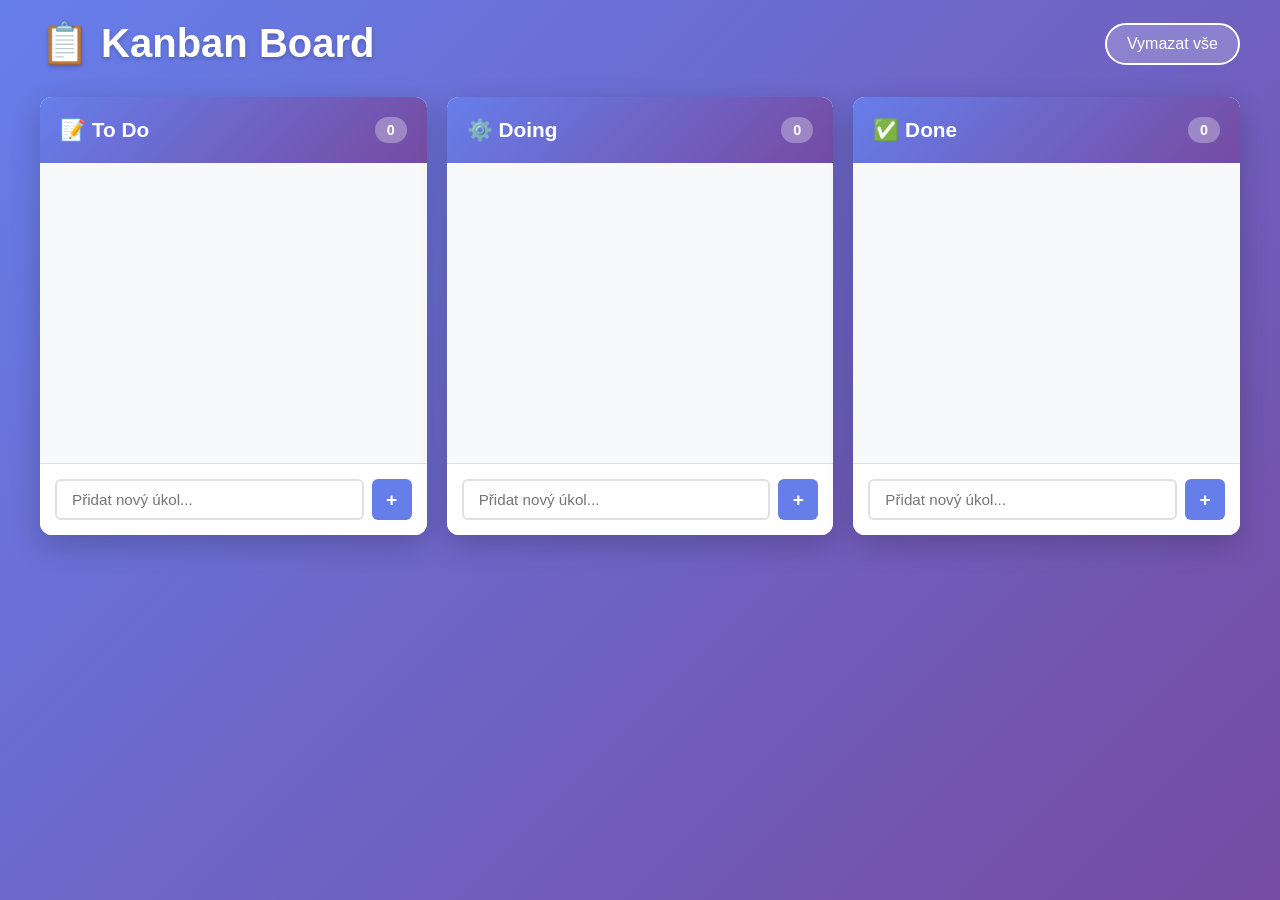
<file: index.html>
<!DOCTYPE html>
<html lang="cs">
<head>
    <meta charset="UTF-8">
    <meta name="viewport" content="width=device-width, initial-scale=1.0">
    <title>Kanban Board</title>
    <link rel="stylesheet" href="styles.css">
</head>
<body>
    <div class="container">
        <header>
            <h1>📋 Kanban Board</h1>
            <button class="btn-clear" onclick="clearAllTasks()">Vymazat vše</button>
        </header>

        <div class="board">
            <!-- To Do Column -->
            <div class="column">
                <div class="column-header">
                    <h2>📝 To Do</h2>
                    <span class="task-count" id="todo-count">0</span>
                </div>
                <div class="tasks-container" id="todo-column" ondrop="handleDrop(event, 'todo')" ondragover="handleDragOver(event)">
                    <!-- Tasks будут добавлены здесь -->
                </div>
                <div class="add-task">
                    <input type="text" id="todo-input" placeholder="Přidat nový úkol..." onkeypress="handleKeyPress(event, 'todo')">
                    <button onclick="addTask('todo')">+</button>
                </div>
            </div>

            <!-- Doing Column -->
            <div class="column">
                <div class="column-header">
                    <h2>⚙️ Doing</h2>
                    <span class="task-count" id="doing-count">0</span>
                </div>
                <div class="tasks-container" id="doing-column" ondrop="handleDrop(event, 'doing')" ondragover="handleDragOver(event)">
                    <!-- Tasks будут добавлены здесь -->
                </div>
                <div class="add-task">
                    <input type="text" id="doing-input" placeholder="Přidat nový úkol..." onkeypress="handleKeyPress(event, 'doing')">
                    <button onclick="addTask('doing')">+</button>
                </div>
            </div>

            <!-- Done Column -->
            <div class="column">
                <div class="column-header">
                    <h2>✅ Done</h2>
                    <span class="task-count" id="done-count">0</span>
                </div>
                <div class="tasks-container" id="done-column" ondrop="handleDrop(event, 'done')" ondragover="handleDragOver(event)">
                    <!-- Tasks будут добавлены здесь -->
                </div>
                <div class="add-task">
                    <input type="text" id="done-input" placeholder="Přidat nový úkol..." onkeypress="handleKeyPress(event, 'done')">
                    <button onclick="addTask('done')">+</button>
                </div>
            </div>
        </div>
    </div>

    <script src="app.js"></script>
</body>
</html>
</file>
<file: styles.css>
* {
    margin: 0;
    padding: 0;
    box-sizing: border-box;
}

body {
    font-family: 'Segoe UI', Tahoma, Geneva, Verdana, sans-serif;
    background: linear-gradient(135deg, #667eea 0%, #764ba2 100%);
    min-height: 100vh;
    padding: 20px;
}

.container {
    max-width: 1200px;
    margin: 0 auto;
}

header {
    display: flex;
    justify-content: space-between;
    align-items: center;
    margin-bottom: 30px;
    color: white;
    text-shadow: 0 2px 4px rgba(0, 0, 0, 0.2);
}

header h1 {
    font-size: 2.5rem;
}

.btn-clear {
    background: rgba(255, 255, 255, 0.2);
    color: white;
    border: 2px solid white;
    padding: 10px 20px;
    border-radius: 25px;
    cursor: pointer;
    font-size: 1rem;
    transition: all 0.3s ease;
}

.btn-clear:hover {
    background: rgba(255, 255, 255, 0.3);
    transform: translateY(-2px);
}

.board {
    display: grid;
    grid-template-columns: repeat(auto-fit, minmax(300px, 1fr));
    gap: 20px;
}

.column {
    background: white;
    border-radius: 12px;
    box-shadow: 0 10px 30px rgba(0, 0, 0, 0.2);
    overflow: hidden;
    display: flex;
    flex-direction: column;
    max-height: 80vh;
}

.column-header {
    background: linear-gradient(135deg, #667eea 0%, #764ba2 100%);
    color: white;
    padding: 20px;
    display: flex;
    justify-content: space-between;
    align-items: center;
}

.column-header h2 {
    font-size: 1.3rem;
}

.task-count {
    background: rgba(255, 255, 255, 0.3);
    padding: 5px 12px;
    border-radius: 20px;
    font-weight: bold;
    font-size: 0.9rem;
}

.tasks-container {
    flex: 1;
    overflow-y: auto;
    padding: 15px;
    background: #f8f9fa;
    min-height: 300px;
}

.task {
    background: white;
    padding: 15px;
    margin-bottom: 12px;
    border-radius: 8px;
    cursor: grab;
    box-shadow: 0 2px 8px rgba(0, 0, 0, 0.1);
    display: flex;
    justify-content: space-between;
    align-items: center;
    transition: all 0.2s ease;
    border-left: 4px solid #667eea;
    word-break: break-word;
}

.task:active {
    cursor: grabbing;
}

.task:hover {
    box-shadow: 0 4px 12px rgba(0, 0, 0, 0.15);
    transform: translateY(-2px);
}

.task-content {
    flex: 1;
    margin-right: 10px;
}

.task-text {
    color: #333;
    font-size: 0.95rem;
    line-height: 1.4;
}

.task-delete {
    background: #ff6b6b;
    color: white;
    border: none;
    border-radius: 50%;
    width: 30px;
    height: 30px;
    cursor: pointer;
    display: flex;
    align-items: center;
    justify-content: center;
    font-size: 1rem;
    transition: all 0.2s ease;
    flex-shrink: 0;
}

.task-delete:hover {
    background: #ff5252;
    transform: scale(1.1);
}

.add-task {
    display: flex;
    gap: 8px;
    padding: 15px;
    background: white;
    border-top: 1px solid #e0e0e0;
}

.add-task input {
    flex: 1;
    padding: 10px 15px;
    border: 2px solid #e0e0e0;
    border-radius: 6px;
    font-size: 0.95rem;
    transition: border-color 0.2s ease;
}

.add-task input:focus {
    outline: none;
    border-color: #667eea;
    background: #f8f9ff;
}

.add-task button {
    background: #667eea;
    color: white;
    border: none;
    border-radius: 6px;
    width: 40px;
    cursor: pointer;
    font-size: 1.2rem;
    transition: all 0.2s ease;
    font-weight: bold;
}

.add-task button:hover {
    background: #764ba2;
    transform: translateY(-2px);
}

.drag-over {
    background: #e0e0ff !important;
    border: 2px dashed #667eea;
}

/* Scrollbar styling */
.tasks-container::-webkit-scrollbar {
    width: 6px;
}

.tasks-container::-webkit-scrollbar-track {
    background: #f1f1f1;
}

.tasks-container::-webkit-scrollbar-thumb {
    background: #667eea;
    border-radius: 3px;
}

.tasks-container::-webkit-scrollbar-thumb:hover {
    background: #764ba2;
}

/* Responsive design */
@media (max-width: 768px) {
    header h1 {
        font-size: 1.8rem;
    }

    .board {
        grid-template-columns: 1fr;
    }

    .column {
        max-height: 60vh;
    }
}
</file>
